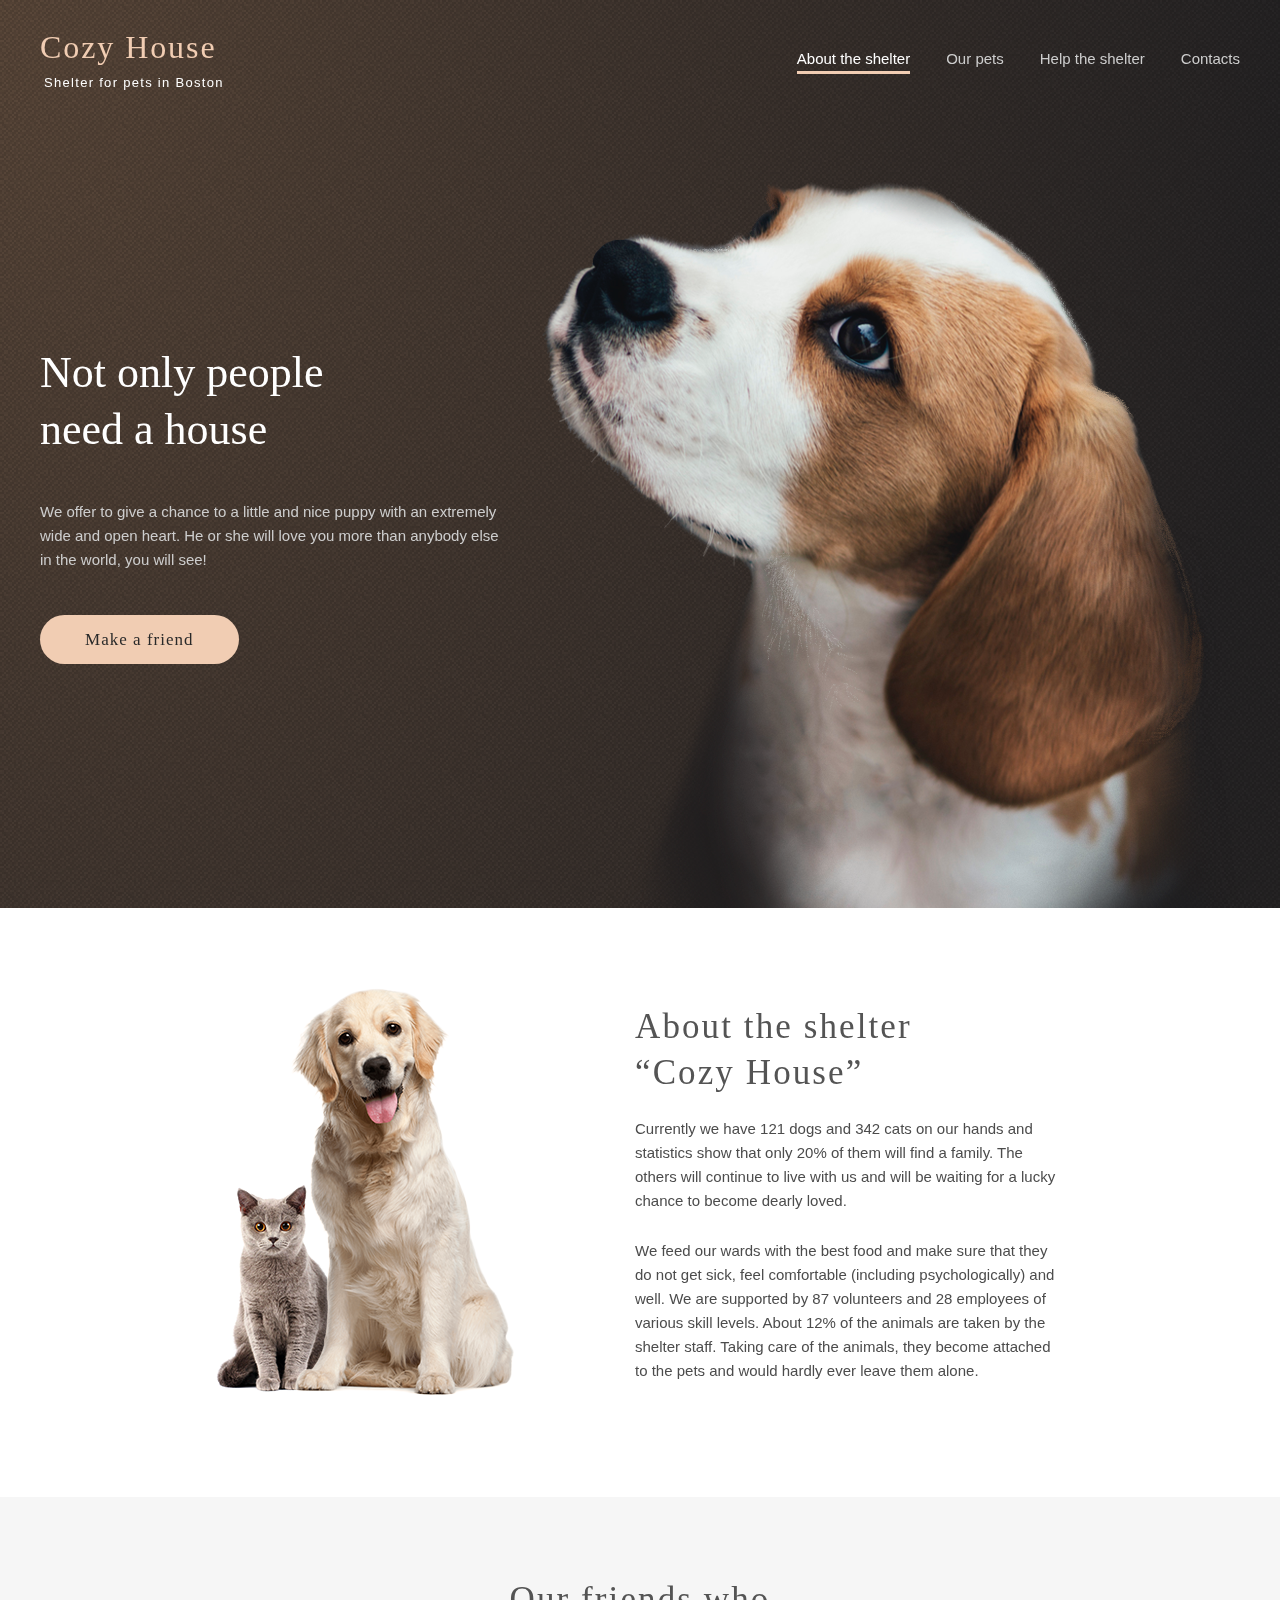
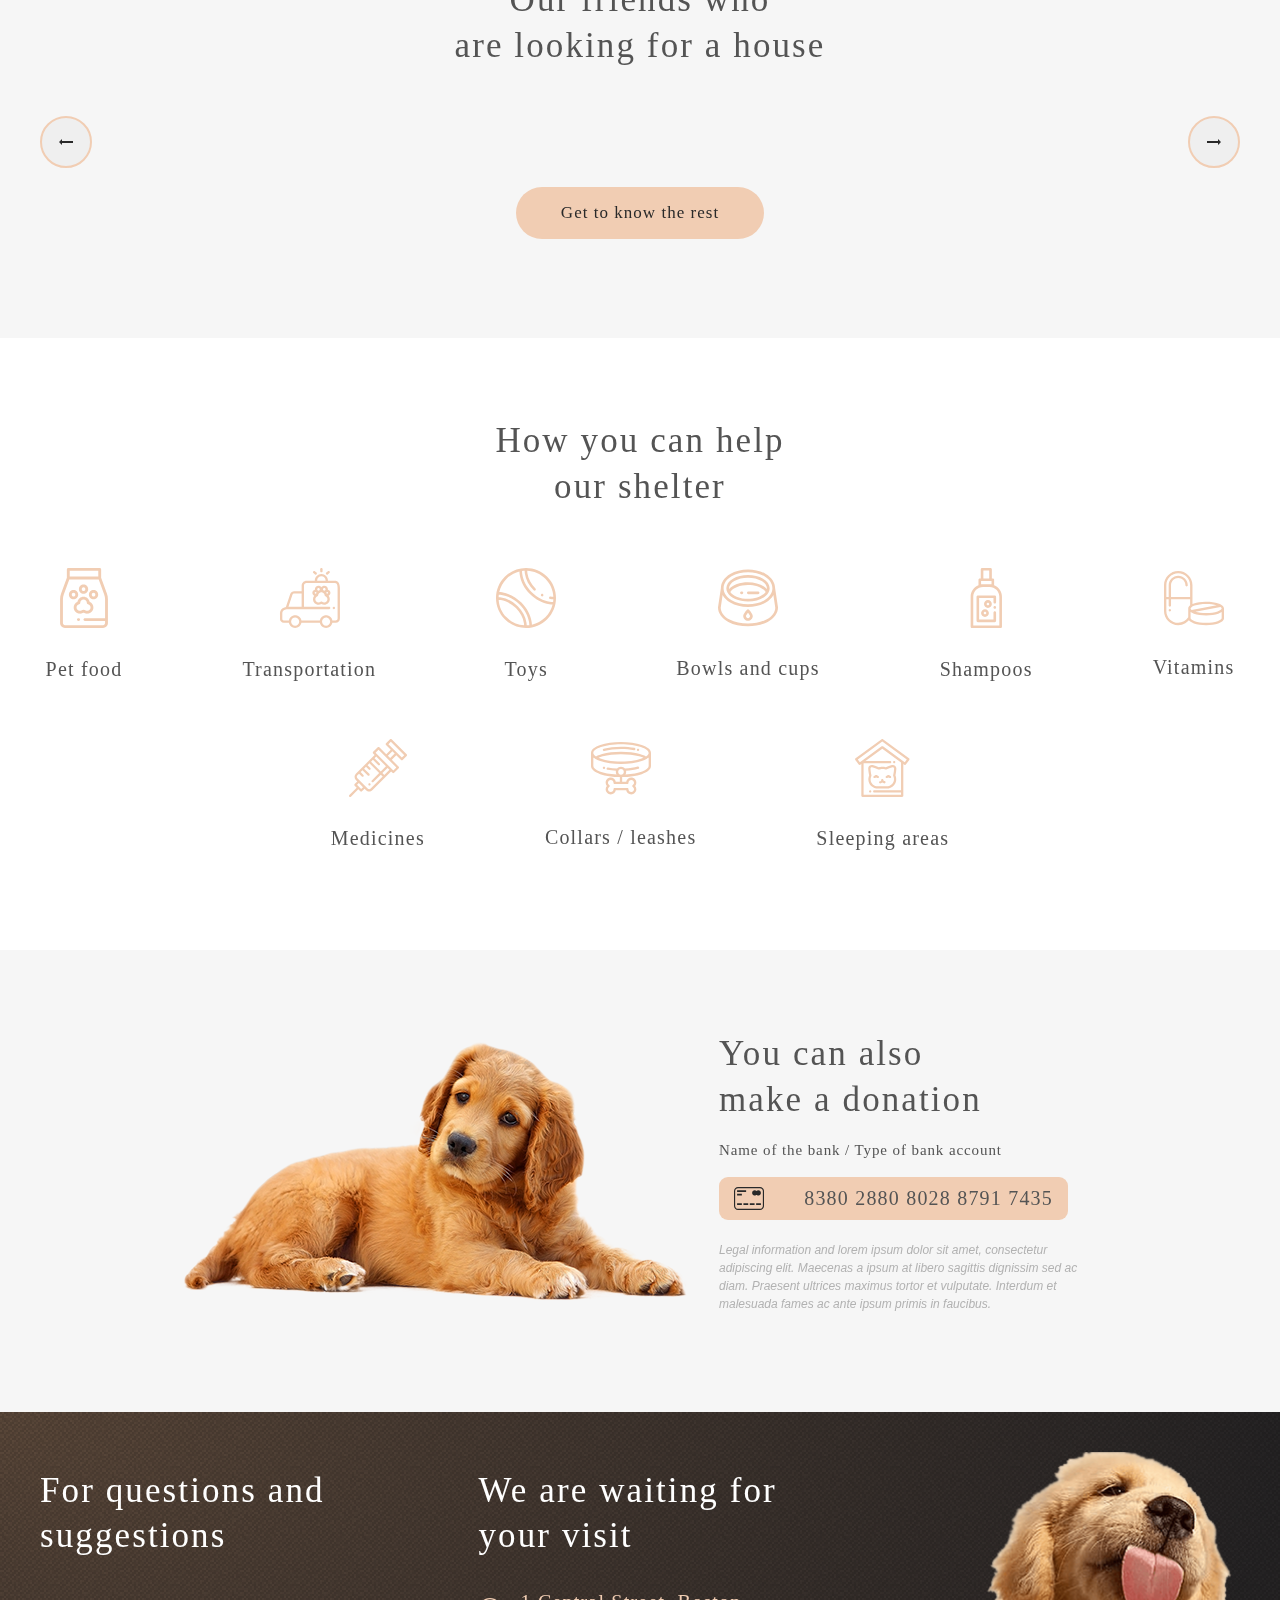
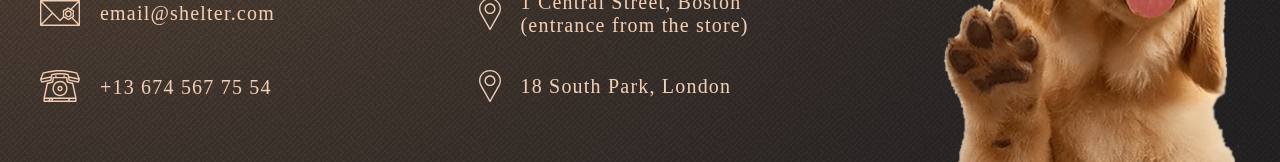
<file: pages/main/index.html>
<!DOCTYPE html>
<html lang="en">
<head>
  <meta charset="UTF-8">
  <meta http-equiv="X-UA-Compatible" content="IE=edge">
  <meta name="viewport" content="width=device-width, initial-scale=1.0">
  <link rel="icon" href="../../assets/icons/favicon.ico" type="image/ico">
  <link rel="stylesheet" href="../../assets/style/normalize.css">
  <link rel="stylesheet" href="../../assets/style/style.css">
  <title>Shelter</title>
</head>
<body>
  <div class="wrapper">
    <header class="header">
      <div class="header__navbar container">
        <a class="header__logo">
          <h1>Cozy House</h1>
          <p>Shelter for pets in Boston</p>
        </a>
        <div class="header__burger">
          <span></span>
          <span></span>
          <span></span>
        </div>
        <nav class="header__nav nav">
          <ul class="nav__list">
            <li class="nav__item nav__item-active"><a class="nav__link"> About the shelter</a></li>
            <li class="nav__item"><a class="nav__link" href="../../pages/pets/index.html">Our pets</a></li>
            <li class="nav__item"><a class="nav__link" href="#help">Help the shelter</a></li>
            <li class="nav__item"><a class="nav__link" href="#footer">Contacts</a></li>
          </ul>
        </nav>
      </div>
    </header>
    <main class="main">
      <section class="start">
        <div class="start__content container">
          <div class="start__info">
            <h2>Not only people <br> need a house</h2>
            <p>We offer to give a chance to a little and nice puppy with an extremely wide and open heart. He or she will love you more than anybody else in the world, you will see!</p>
            <a class="button" href="#pets">Make a friend</a>
          </div>
          <div class="start__img">
            <img src="../../assets/images/start-screen-puppy.png" alt="puppy">
          </div>
        </div>
      </section>
      <section class="about" id="about">
        <div class="about__content container">
          <div class="about__img">
            <img src="../../assets/images/about-pets.png" alt="pets">
          </div>
          <div class="about__info">
            <h2>About the shelter <br> “Cozy House”</h2>
            <p>Currently we have 121 dogs and 342 cats on our hands and statistics show that only 20% of them will find a family. The others will continue to live with us and will be waiting for a lucky chance to become dearly loved.</p>
            <p>We feed our wards with the best food and make sure that they do not get sick, feel comfortable (including psychologically) and well. We are supported by 87 volunteers and 28 employees of various skill levels. About 12% of the animals are taken by the shelter staff. Taking care of the animals, they become attached to the pets and would hardly ever leave them alone.</p>
          </div>
        </div>
      </section>
      <section class="pets" id="pets">
        <div class="pets__content container">
          <h2>
            Our friends who 
            <br>
            are looking for a house
          </h2>
          <div class="pets__carousel carousel">
            <div class="carousel__button">
              <button class="btn-circle prev">
                <span class="icon-arrow"></span>
              </button>
              <button class="btn-circle next">
                <span class="icon-arrow"></span>
              </button>
            </div>
            <div class="carousel__wrapper">
              <div class="carousel__cards cards" id="carousel">
                <div class="cards__item" id="cards__item-left">
                </div>
                <div class="cards__item" id="cards__item-active"> 
                </div>
                <div class="cards__item" id="cards__item-right">
                </div>
              </div>
            </div>
          </div>
          <a class="button" href="../../pages/pets/index.html">Get to know the rest</a>
        </div>
      </section>
      <section class="help" id="help">
        <div class="help__content container">
          <h2>
            How you can help 
            <br>
            our shelter
          </h2>
          <div class="help__list list">
            <div class="list__item">
              <img src="../../assets/svg/Vector.svg" alt="Pet food">
              <h3>Pet food</h3>
            </div>
            <div class="list__item">
              <img src="../../assets/svg/transportation.svg" alt="Transportation">
              <h3>Transportation</h3>
            </div>
            <div class="list__item">
              <img src="../../assets/svg/toys.svg" alt="Toys">
              <h3>Toys</h3>
            </div>
            <div class="list__item">
              <img src="../../assets/svg/bowls-and-cups.svg" alt="Bowls and cups">
              <h3>Bowls and cups</h3>
            </div>
            <div class="list__item">
              <img src="../../assets/svg/shampoos.svg" alt="Shampoos">
              <h3>Shampoos</h3>
            </div>
            <div class="list__item">
              <img src="../../assets/svg/vitamins.svg" alt="Vitamins">
              <h3>Vitamins</h3>
            </div>
            <div class="list__item">
              <img src="../../assets/svg/medicines.svg" alt="Medicines">
              <h3>Medicines</h3>
            </div>
            <div class="list__item">
              <img src="../../assets/svg/collars-or-leashes.svg" alt="Collars / leashes">
              <h3>Collars / leashes</h3>
            </div>
            <div class="list__item">
              <img src="../../assets/svg/sleeping-area.svg" alt="Sleeping areas">
              <h3>Sleeping areas</h3>
            </div>
          </div>
        </div>
      </section>
      <section class="donation">
        <div class="donation__content container">
          <div class="donation__img">
            <img src="../../assets/images/donation-dog.png" alt="">
          </div>
          <div class="donation__info">
            <h2>
              You can also
              <br>
              make a donation
            </h2>
            <h5>Name of the bank / Type of bank account</h5>
            <a href="" class="donation__card">
              <img src="../../assets/svg/credit-card.svg" alt="credit-card">
              <span>8380 2880 8028 8791 7435</span>
            </a>
            <p>Legal information and lorem ipsum dolor sit amet, consectetur adipiscing elit. Maecenas a ipsum at libero sagittis dignissim sed ac diam. Praesent ultrices maximus tortor et vulputate. Interdum et malesuada fames ac ante ipsum primis in faucibus.</p>
          </div>
        </div>
      </section>
    </main>
    <footer class="footer" id="footer">
      <div class="footer__content container">
        <div class="footer__contacts">
          <h2>
            For questions and suggestions
          </h2>
          <a class="footer__link" href="mailto:email@shelter.com">
            <img src="../../assets/svg/mail.svg" alt="">
            <h4>email@shelter.com</h4> 
          </a>
          <a class="footer__link" href="tel:+136745677554">
            <img src="../../assets/svg/phone.svg" alt="">
            <h4>+13 674 567 75 54</h4> 
          </a>
        </div>
        <div class="footer__contacts contacts-adress ">
          <h2>
            We are waiting  for your visit
          </h2>
          <a class="footer__link" href="https://goo.gl/maps/izVomDuymJh5tkSg8" target="_blank">
            <img src="../../assets/svg/pin.svg" alt="">
            <h4>1 Central Street, Boston <br> (entrance from the store)</h4>
          </a>
          <a class="footer__link" href="https://goo.gl/maps/Y6jfGjvCDaVvoGqV6" target="_blank">
            <img src="../../assets/svg/pin.svg" alt="">
            <h4>18 South Park, London</h4>
          </a>
        </div>
        <div class="footer__img">
          <img src="../../assets/images/footer-puppy.png" alt="">
        </div>
      </div>
    </footer>
    <div class="pop-up" id="pop-up">
    </div>
  </div>
  <script type="module" src="../../assets/js/script.js"></script>
</body>
</html>
</file>
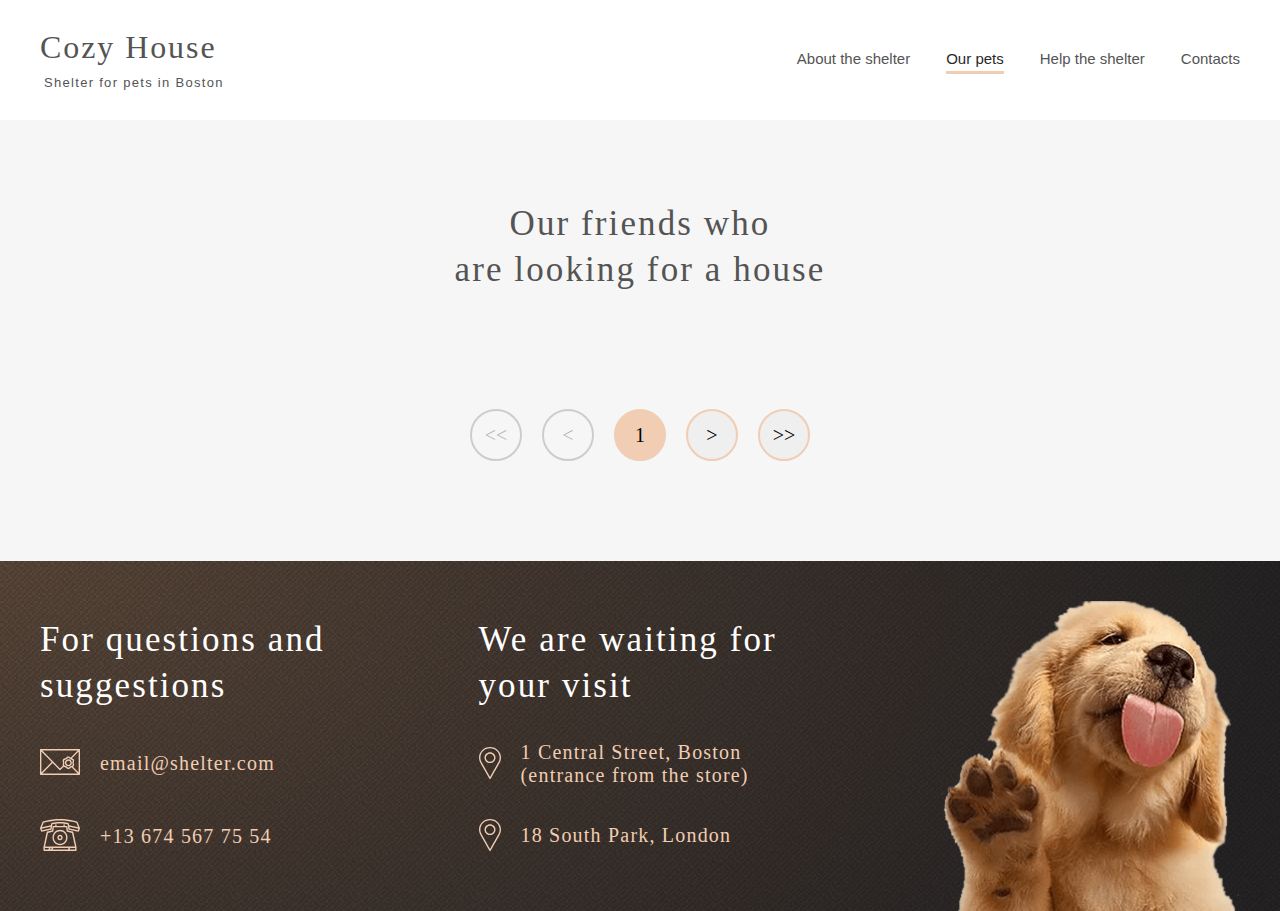
<file: pages/pets/index.html>
<!DOCTYPE html>
<html lang="en">
<head>
  <meta charset="UTF-8">
  <meta http-equiv="X-UA-Compatible" content="IE=edge">
  <meta name="viewport" content="width=device-width, initial-scale=1.0">
  <link rel="icon" href="../../assets/icons/favicon.ico" type="image/ico">
  <link rel="stylesheet" href="../../assets/style/normalize.css">
  <link rel="stylesheet" href="../../assets/style/style.css">
  <title>Shelter</title>
</head>
<body>
  <header class="header header-pets">
    <div class="header__navbar container">
      <a href="../../pages/main/index.html" class="header__logo">
        <h1>Cozy House</h1>
        <p>Shelter for pets in Boston</p>
      </a>
      <div class="header__burger">
        <span></span>
        <span></span>
        <span></span>
      </div>
      <nav class="header__nav nav">
        <ul class="nav__list">
          <li class="nav__item"><a class="nav__link" href="../../pages/main/index.html"> About the shelter</a></li>
          <li class="nav__item nav__item-active"><a class="nav__link">Our pets</a></li>
          <li class="nav__item"><a class="nav__link" href="../../pages/main/index.html#help">Help the shelter</a></li>
          <li class="nav__item"><a class="nav__link" href="#footer">Contacts</a></li>
        </ul>
      </nav>
    </div>
  </header>
  <main class="main">
    <section class="our-pets">
      <div class="our-pets__content container">
        <h2>
          Our friends who 
          <br>
          are looking for a house
        </h2>
        <div class="our-pets__cards cards" id="pagination" >
          
        </div>
        <div class="our-pets__pagination">
          <button id="first" class="btn-circle" disabled>
            &lt;&lt;
          </button>
          <button id ="prev" class="btn-circle" disabled>
            &lt;
          </button>
          <button id="count" class="btn-circle active">
            1
          </button>
          <button id ="next" class="btn-circle">
            &gt;
          </button>
          <button id="last" class="btn-circle ">
            &gt;&gt;
          </button>
        </div>
      </div>
    </section>
  </main>
  <footer class="footer" id="footer">
    <div class="footer__content container">
      <div class="footer__contacts">
        <h2>
          For questions and suggestions
        </h2>
        <a class="footer__link" href="mailto:email@shelter.com">
          <img src="../../assets/svg/mail.svg" alt="">
          <h4>email@shelter.com</h4> 
        </a>
        <a class="footer__link" href="tel:+136745677554">
          <img src="../../assets/svg/phone.svg" alt="">
          <h4>+13 674 567 75 54</h4> 
        </a>
      </div>
      <div class="footer__contacts contacts-adress ">
        <h2>
          We are waiting for your visit
        </h2>
        <a class="footer__link" href="https://goo.gl/maps/izVomDuymJh5tkSg8" target="_blank">
          <img src="../../assets/svg/pin.svg" alt="">
          <h4>1 Central Street, Boston <br> (entrance from the store)</h4>
        </a>
        <a class="footer__link" href="https://goo.gl/maps/Y6jfGjvCDaVvoGqV6" target="_blank">
          <img src="../../assets/svg/pin.svg" alt="">
          <h4>18 South Park, London</h4>
        </a>
      </div>
      <div class="footer__img">
        <img src="../../assets/images/footer-puppy.png" alt="">
      </div>
    </div>
  </footer>
  <div class="pop-up" id="pop-up">
  </div>
  <script type="module" src="../../assets/js/script.js"></script>
</body>
</html>
</file>
<file: assets/style/style.css>
* {
  box-sizing: border-box;
}

html {
  scroll-behavior: smooth;
}

body {
  height: 100%;
  width: 100%;
}
body.open {
  overflow: hidden;
}

.wrapper {
  display: flex;
  flex-direction: column;
  width: 100%;
  min-height: 100%;
  overflow: hidden;
}

a,
a:visited {
  text-decoration: none;
  transition: all 0.8s ease;
  cursor: pointer;
}

h2 {
  font-family: "Georgia";
  font-weight: 400;
  font-size: 35px;
  line-height: 130%;
  letter-spacing: 0.06em;
  color: #545454;
  transition: all 0.5s;
}
@media only SCREEN and (max-width: 576px) {
  h2 {
    font-size: 25px;
  }
}

h3 {
  font-family: "Georgia";
  font-style: normal;
  font-weight: 400;
  font-size: 20px;
  line-height: 23px;
  letter-spacing: 0.06em;
  color: #545454;
}

h4 {
  font-family: "Georgia";
  font-style: normal;
  font-weight: 400;
  font-size: 20px;
  line-height: 115%;
  letter-spacing: 0.06em;
  color: #f1cdb3;
}

h5 {
  font-family: "Georgia";
  font-style: normal;
  font-weight: 400;
  font-size: 15px;
  line-height: 110%;
  letter-spacing: 0.06em;
  color: #545454;
}

p {
  padding-right: 30px;
  font-family: "Arial";
  font-weight: 400;
  font-size: 15px;
  line-height: 160%;
  color: #4c4c4c;
}

img {
  vertical-align: top;
}

.container {
  padding: 0 40px;
  max-width: 1280px;
  margin: 0 auto;
  box-sizing: border-box;
}
@media only screen and (max-width: 1200px) {
  .container {
    max-width: 1140px;
  }
}
@media only screen and (max-width: 992px) {
  .container {
    max-width: 960px;
    padding: 0 20px;
  }
}
@media only screen and (max-width: 769px) {
  .container {
    max-width: 768px;
    padding: 0 30px;
  }
}
@media only screen and (max-width: 576px) {
  .container {
    max-width: 576px;
    padding: 0 10px;
  }
}

.button {
  padding: 15px 45px;
  border-radius: 100px;
  border: none;
  background: #f1cdb3;
  font-family: "Georgia Regular";
  font-size: 17px;
  color: #292929;
  letter-spacing: 0.06em;
  line-height: 130%;
  transition: all 0.6s ease;
}
.button:hover {
  background: #fddcc4;
}
.button.button-secondary {
  padding: 13px 44px;
  background: transparent;
  border: 2px solid #f1cdb3;
  color: #292929;
  cursor: pointer;
}

.btn-circle {
  width: 52px;
  height: 52px;
  border: 2px solid #f1cdb3;
  border-radius: 100px;
  font-family: "Georgia Regular";
  font-size: 20px;
  cursor: pointer;
  transition: all 0.6s;
}
.btn-circle:not([disabled]):hover {
  background: #fddcc4;
  border: 2px solid #fddcc4;
}
.btn-circle:disabled {
  border: 2px solid #cdcdcd;
  background: transparent;
  cursor: default;
}
.btn-circle.next {
  transform: rotate(180deg);
}
.btn-circle.active {
  background: #f1cdb3;
}
.btn-circle.active:not([disabled]):hover {
  background: #fddcc4;
}
.btn-circle .icon-arrow {
  display: block;
  background: url("../svg/Arrow.svg");
  width: 14px;
  height: 6px;
  margin: 0 auto;
}
.btn-circle .close {
  display: block;
  background: url("../svg/close.svg");
  width: 12px;
  height: 12px;
  margin: 0 auto;
}

.cards__card {
  display: flex;
  flex-direction: column;
  align-items: center;
  width: 270px;
  height: 435px;
  background: #fafafa;
  border-radius: 9px;
  padding-bottom: 10px;
  transition: all 0.7s ease;
}
.cards__card img {
  border-radius: 9px 9px 0 0;
}
.cards__card h3 {
  margin: 30px 0 31px;
}
.cards__card:hover {
  background: #fff;
  box-shadow: 0px 0px 13px 1px rgba(0, 0, 0, 0.09);
  cursor: pointer;
}
.cards__card:hover button {
  border: 2px solid #fddcc4;
  background: #fddcc4;
}

.pop-up {
  display: flex;
  justify-content: center;
  align-items: center;
  position: fixed;
  left: 0;
  top: 0;
  opacity: 0;
  min-width: 100%;
  min-height: 100%;
  background: rgba(41, 41, 41, 0.6);
  z-index: -1;
  transition: all 0.8s;
}
.pop-up.pop-up-open {
  opacity: 1;
  z-index: 999;
}
.pop-up__container {
  position: relative;
  background: #fafafa;
  border-radius: 9px;
  margin-top: 45px;
  animation: myAnimPopup 0.8s ease;
}
.pop-up__container .btn-circle {
  position: absolute;
  top: -52px;
  right: -42px;
  background: transparent;
}
@media only screen and (max-width: 736px) {
  .pop-up__container .btn-circle {
    top: -52px;
    right: -27px;
  }
}
.pop-up__content {
  display: flex;
  justify-content: space-between;
  width: 900px;
  min-height: 500px;
}
@media only screen and (max-width: 1200px) {
  .pop-up__content {
    width: 630px;
    min-height: 350px;
  }
}
@media only screen and (max-width: 736px) {
  .pop-up__content {
    width: 240px;
    min-height: 340px;
  }
}
.pop-up__content .pop-up__img {
  width: 500px;
}
@media only screen and (max-width: 1200px) {
  .pop-up__content .pop-up__img {
    width: 350px;
  }
}
@media only screen and (max-width: 736px) {
  .pop-up__content .pop-up__img {
    display: none;
  }
}
.pop-up__content .pop-up__img img {
  max-width: 100%;
  height: 100%;
  border-radius: 9px 0 0 9px;
  object-fit: cover;
}
.pop-up__content .pop-up__info {
  max-width: 380px;
  padding: 40px 17px 90px 9px;
}
@media only screen and (max-width: 1200px) {
  .pop-up__content .pop-up__info {
    width: 270px;
    padding: 0px 5px 10px 0px;
  }
}
@media only screen and (max-width: 736px) {
  .pop-up__content .pop-up__info {
    padding: 0px 9px 10px;
  }
}
.pop-up .info {
  font-family: "Georgia";
  font-style: normal;
  font-weight: 400;
  letter-spacing: 0.06em;
}
.pop-up .info__title {
  margin: 10px 0 0 0;
  font-size: 35px;
  line-height: 130%;
  letter-spacing: 0.06em;
  color: #000000;
}
@media only screen and (max-width: 736px) {
  .pop-up .info__title {
    text-align: center;
  }
}
.pop-up .info__subtitle {
  margin: 8px 0 42px 0;
  font-size: 20px;
  line-height: 115%;
  letter-spacing: 0.06em;
  color: #000000;
}
@media only screen and (max-width: 1200px) {
  .pop-up .info__subtitle {
    margin: 8px 0 20px 0;
  }
}
@media only screen and (max-width: 736px) {
  .pop-up .info__subtitle {
    text-align: center;
    margin: 8px 0 21px 0;
  }
}
.pop-up .info__text {
  padding: 0;
  font-family: "Georgia";
  font-style: normal;
  font-weight: 400;
  font-size: 15px;
  line-height: 115%;
  letter-spacing: 0.06em;
  color: #000000;
}
@media only screen and (max-width: 1200px) {
  .pop-up .info__text {
    font-size: 13px;
    line-height: 110%;
  }
}
@media only screen and (max-width: 736px) {
  .pop-up .info__text {
    text-align: justify;
    line-height: 109%;
  }
}
.pop-up .info__list {
  line-height: 110%;
  color: #f1cdb3;
  margin: 38px 0 0px;
  padding-left: 14px;
}
.pop-up .info__list li:not(:last-child) {
  margin-bottom: 10px;
}
@media only screen and (max-width: 1200px) {
  .pop-up .info__list {
    margin: 20px 0 0px;
  }
  .pop-up .info__list li:not(:last-child) {
    margin-bottom: 5px;
  }
}
@media only screen and (max-width: 736px) {
  .pop-up .info__list {
    margin: 24px 0 0px;
  }
}
.pop-up .info .list-item__value {
  color: #000000;
}
.pop-up .info .list-item__title {
  font-weight: 700;
  font-size: 15px;
  line-height: 110%;
  color: #000000;
  letter-spacing: 0.05em;
}

@keyframes myAnimPopup {
  0% {
    opacity: 0;
    transform: scale(0.2);
  }
  100% {
    opacity: 1;
    transform: scale(1);
  }
}
.header {
  position: absolute;
  top: 9px;
  left: 0;
  width: 100%;
}
@media only screen and (max-width: 992px) {
  .header {
    top: 13px;
  }
}
@media only screen and (max-width: 576px) {
  .header {
    padding: 0 10px;
  }
}
.header__navbar {
  display: flex;
  align-items: center;
  justify-content: space-between;
  position: relative;
}
.header__logo {
  display: block;
}
@media only screen and (max-width: 769px) {
  .header__logo {
    margin-top: -4px;
  }
}
.header__logo h1 {
  font-family: "Georgia";
  font-weight: 400;
  line-height: 110%;
  letter-spacing: 0.06em;
  color: #f1cdb3;
  user-select: none;
  transition: color 0.7s;
}
.header__logo p {
  margin-top: -12px;
  margin-left: 4px;
  padding: 0;
  font-family: "Arial";
  font-weight: 400;
  font-size: 13px;
  line-height: 15px;
  letter-spacing: 0.1em;
  color: white;
  transition: color 0.7s;
}
.header__logo:hover p {
  transition: color 0.7s;
  color: #f1cdb3;
}
.header .nav__list {
  display: flex;
  list-style: none;
  margin-top: 24px;
}
.header .nav__list li:not(:last-child) {
  margin-right: 36px;
}
@media only screen and (max-width: 769px) {
  .header .nav__list {
    margin-top: 20px;
  }
}
.header .nav__item::after {
  content: "";
  display: block;
  height: 3px;
  width: 100%;
  background: #f1cdb3;
  opacity: 0;
  transform-origin: left;
  pointer-events: none;
  transition: all 0.5s cubic-bezier(0.52, 0.01, 0.16, 1);
  transform: scaleX(0);
}
.header .nav__item.nav__item-active::after {
  opacity: 1;
  transform: scaleX(1);
}
.header .nav__item:hover::after {
  opacity: 1;
  transform: scaleX(1);
}
.header .nav__link {
  font-family: "Arial";
  font-weight: 400;
  font-size: 15px;
  line-height: 160%;
  color: #cdcdcd;
  transition: color 0.7s;
}
.header .nav__link:hover {
  color: white;
}
.header .nav__item-active {
  pointer-events: none;
}
@media only screen and (max-width: 750px) {
  .header .nav__item-active {
    pointer-events: all;
  }
}
.header .nav__item-active a {
  color: white;
}
@media only screen and (max-width: 750px) {
  .header .nav {
    position: fixed;
    top: 0;
    right: -320px;
    height: 100vh;
    width: 320px;
    background: #292929;
    transition: right 0.7s cubic-bezier(0.52, 0.01, 0.16, 1), box-shadow 0.5s ease;
    z-index: 10;
  }
  .header .nav.open {
    right: 0px;
    box-shadow: 0 0 0 9999px rgba(41, 41, 41, 0.6);
  }
  .header .nav__list {
    flex-direction: column;
    align-items: center;
    position: absolute;
    top: 50%;
    transform: translateY(-39%);
  }
  .header .nav__list li:not(:last-child) {
    margin-right: 0px;
  }
  .header .nav__item {
    margin-bottom: 38px;
  }
  .header .nav__link {
    font-size: 32px;
  }
}
@media only screen and (max-width: 750px) {
  .header__burger {
    position: relative;
    display: grid;
    align-content: space-around;
    margin-top: 4px;
    height: 31px;
    width: 29px;
    cursor: pointer;
    z-index: 15;
    transition: all 0.6s;
  }
  .header__burger.open {
    transform: rotate(90deg);
  }
  .header__burger span {
    position: relative;
    display: block;
    width: 100%;
    height: 2px;
    background: #f1cdb3;
  }
}

.header-pets {
  background: white;
}
.header-pets .header__logo h1 {
  color: #545454;
}
.header-pets .header__logo p {
  color: #545454;
}
.header-pets .header__logo:hover h1 {
  color: #292929;
}
.header-pets .header__logo:hover p {
  color: #292929;
}
.header-pets .nav__link {
  color: #545454;
}
.header-pets .nav__link:hover {
  color: #292929;
}
.header-pets .nav__item-active a {
  color: #292929;
}
.header-pets .nav {
  background: white;
}
.header-pets .header__burger span {
  background: black;
}

.start {
  background: url("../../assets/images/noise_transparent@2x.png"), radial-gradient(100% 215.42% at 0% 0%, #5b483a 0%, #262425 100%), #211f20;
}
.start__content {
  display: flex;
  align-items: flex-start;
  justify-content: space-between;
  padding-top: 180px;
}
@media only screen and (max-width: 992px) {
  .start__content {
    flex-direction: column;
    align-items: center;
    padding-top: 150px;
  }
}
.start__info {
  margin-top: 164px;
  max-width: 41%;
}
.start__info h2 {
  font-size: 44px;
  margin: 0px 0 42px 0;
  letter-spacing: normal;
  color: #ffffff;
}
.start__info p {
  margin-bottom: 57px;
  color: #cdcdcd;
}
@media only screen and (max-width: 992px) {
  .start__info {
    margin-top: 0px;
    margin-bottom: 102px;
    max-width: 100%;
  }
}
@media only screen and (max-width: 769px) {
  .start__info {
    max-width: 460px;
    display: flex;
    flex-direction: column;
    margin-bottom: 103px;
  }
  .start__info h2 {
    margin: 0px 0 42px 0;
  }
  .start__info p {
    margin: 0 0 42px;
    padding: 0;
  }
  .start__info a {
    margin: 0 auto;
  }
}
@media only screen and (max-width: 576px) {
  .start__info h2 {
    text-align: center;
    font-size: 25px;
    letter-spacing: 0.06em;
  }
  .start__info p {
    text-align: center;
  }
}
.start__img img {
  max-width: 100%;
  height: auto;
}
@media only screen and (max-width: 992px) {
  .start__img {
    display: flex;
    justify-content: flex-end;
    margin-right: 0px;
  }
  .start__img img {
    max-width: 81%;
    height: auto;
  }
}
@media only screen and (max-width: 576px) {
  .start__img {
    display: block;
    margin-left: 39px;
  }
  .start__img img {
    max-width: 100%;
    height: auto;
  }
}

.about__content {
  display: flex;
  justify-content: space-between;
  padding: 80px 0 88px;
  max-width: 850px;
}
@media only screen and (max-width: 992px) {
  .about__content {
    flex-direction: column-reverse;
    align-items: center;
    padding: 65px 0 99px;
  }
}
@media only screen and (max-width: 576px) {
  .about__content {
    padding: 26px 0 42px;
  }
}
.about__info {
  max-width: 430px;
}
.about__info h2 {
  margin: 16px 0 22px;
}
.about__info p {
  padding-right: 0;
  margin-bottom: 26px;
}
@media only screen and (max-width: 1200px) {
  .about__info {
    margin-bottom: 54px;
  }
  .about__info h2 {
    margin: 16px 0 23px;
  }
}
@media only screen and (max-width: 992px) {
  .about__info {
    max-width: 90%;
  }
}
@media only screen and (max-width: 769px) {
  .about__info {
    max-width: 430px;
  }
}
@media only screen and (max-width: 576px) {
  .about__info {
    padding: 0 20px;
  }
}
@media only screen and (max-width: 340px) {
  .about__info {
    max-width: 270px;
    margin-bottom: 19px;
    padding: 0;
  }
  .about__info h2 {
    text-align: center;
    font-size: 25px;
    margin-bottom: 25px;
  }
  .about__info p {
    margin-bottom: 22px;
    text-align: justify;
  }
}
.about__img img {
  max-width: 100%;
}
@media only screen and (max-width: 576px) {
  .about__img img {
    max-width: 81%;
    margin-left: 30px;
  }
}

.pets {
  background: #f6f6f6;
  padding: 51px 0 99px;
}
@media only screen and (max-width: 1200px) {
  .pets {
    padding: 51px 0 100px;
  }
}
@media only screen and (max-width: 576px) {
  .pets {
    padding: 22px 0 42px;
  }
}
.pets__content {
  display: flex;
  align-items: center;
  flex-direction: column;
}
.pets__content h2 {
  text-align: center;
}
@media only screen and (max-width: 576px) {
  .pets__content h2 {
    font-size: 25px;
  }
}
.pets__content .carousel {
  position: relative;
  width: 100%;
  margin-bottom: 50px;
}
@media only screen and (max-width: 576px) {
  .pets__content .carousel {
    margin-bottom: 42px;
  }
}
.pets__content .carousel__button {
  position: absolute;
  display: flex;
  justify-content: space-between;
  width: 100%;
  top: 47%;
}
.pets__content .carousel__wrapper {
  width: 1035px;
  margin: 0 auto;
  overflow: hidden;
}
.pets__content .carousel .cards {
  position: relative;
  display: flex;
  padding: 29px 0 11px;
  left: -1057px;
  gap: 90px;
}
.pets__content .carousel .cards__item {
  display: flex;
  gap: 90px;
}
@keyframes move-right {
  from {
    left: -1057px;
  }
  to {
    left: -2137px;
  }
}
.pets__content .carousel .transition-right {
  animation-name: move-right;
  animation-duration: 1.5s;
}
@keyframes move-left {
  from {
    left: -1057px;
  }
  to {
    left: 22px;
  }
}
.pets__content .carousel .transition-left {
  animation-name: move-left;
  animation-duration: 1.5s;
}
@media only screen and (max-width: 1200px) {
  .pets__content .carousel__wrapper {
    width: 600px;
    margin: 0 auto;
    overflow: hidden;
  }
  .pets__content .carousel .cards {
    position: relative;
    display: flex;
    padding: 29px 0 11px;
    left: -600px;
    gap: 29px;
  }
  .pets__content .carousel .cards__item {
    display: flex;
    gap: 41px;
  }
  @keyframes move-right {
    from {
      left: -600px;
    }
    to {
      left: -1210px;
    }
  }
  @keyframes move-left {
    from {
      left: -600px;
    }
    to {
      left: 10px;
    }
  }
}
@media only screen and (max-width: 740px) {
  .pets__content .carousel__wrapper {
    width: 305px;
    margin: 0 auto;
    padding: 0 10px;
    overflow: hidden;
  }
  .pets__content .carousel .cards {
    position: relative;
    display: flex;
    padding: 20px 0 20px;
    left: -305px;
    gap: 40px;
  }
  .pets__content .carousel .cards__item {
    display: flex;
  }
  @keyframes move-right {
    from {
      left: -305px;
    }
    to {
      left: -615px;
    }
  }
  @keyframes move-left {
    from {
      left: -305px;
    }
    to {
      left: 5px;
    }
  }
}
@media only screen and (max-width: 576px) {
  .pets__content .carousel {
    display: flex;
    flex-direction: column-reverse;
    align-items: center;
  }
  .pets__content .carousel .carousel__button {
    max-width: 265px;
    position: static;
    justify-content: space-around;
  }
}

.help {
  padding: 51px 0 80px;
  transition: all 0.5s;
}
@media only screen and (max-width: 769px) {
  .help {
    padding: 51px 0 80px;
  }
}
@media only screen and (max-width: 576px) {
  .help {
    padding: 21px 0 23px;
  }
}
.help__content {
  display: flex;
  flex-direction: column;
  align-items: center;
  text-align: center;
}
@media only screen and (max-width: 576px) {
  .help__content h2 {
    font-size: 25px;
  }
}
.help .list {
  display: flex;
  flex-wrap: wrap;
  justify-content: center;
  align-items: center;
  row-gap: 38px;
  column-gap: 120px;
  margin-top: 30px;
  transition: all 0.5s;
}
@media only screen and (max-width: 992px) {
  .help .list {
    display: grid;
    grid-template-columns: repeat(3, 1fr);
    justify-content: center;
    column-gap: 65px;
    row-gap: 36px;
  }
}
@media only screen and (max-width: 576px) {
  .help .list {
    grid-template-columns: repeat(2, 1fr);
    column-gap: 30px;
    row-gap: 11px;
    padding: 0 15px;
    margin-top: 20px;
  }
}
.help .list__item {
  display: flex;
  flex-direction: column;
  justify-content: space-between;
  align-items: center;
}
.help .list__item img {
  display: block;
}
.help .list__item h3 {
  margin-top: 30px;
}
@media only screen and (max-width: 576px) {
  .help .list__item {
    min-width: 130px;
  }
  .help .list__item img {
    width: 50px;
    height: 50px;
  }
  .help .list__item h3 {
    margin-top: 18px;
    font-size: 15px;
  }
}

.donation {
  padding: 53px 0px 87px 18px;
  background: #f6f6f6;
}
@media only screen and (max-width: 992px) {
  .donation {
    padding: 52px 0px 100px 0px;
  }
}
@media only screen and (max-width: 576px) {
  .donation {
    padding: 14px 0px 42px 0px;
  }
}
.donation__content {
  display: flex;
  align-items: center;
  justify-content: space-between;
  max-width: 930px;
  padding: 0;
}
@media only screen and (max-width: 992px) {
  .donation__content {
    padding: 0 20px;
  }
}
@media only screen and (max-width: 800px) {
  .donation__content {
    flex-direction: column-reverse;
  }
}
.donation__img {
  margin-top: 15px;
}
@media only screen and (max-width: 992px) {
  .donation__img {
    margin: 48px 10px 0px 0;
  }
  .donation__img img {
    max-width: 100%;
    max-height: 100%;
  }
}
@media only screen and (max-width: 769px) {
  .donation__img {
    margin: 48px 0px 0px 0;
  }
}
@media only screen and (max-width: 576px) {
  .donation__img {
    margin: 30px 0 0 0px;
    display: flex;
    justify-content: center;
  }
  .donation__img img {
    max-width: 93%;
    max-height: 93%;
  }
}
.donation__info {
  margin: 0px 0px 0 30px;
}
.donation__info h2 {
  margin: 28px 0 0 0;
}
.donation__info h5 {
  margin: 20px 0 18px 0;
}
.donation__info p {
  margin-top: 21px;
  width: 100%;
  font-family: "Arial";
  font-style: italic;
  letter-spacing: 0;
  font-size: 12px;
  line-height: 150%;
  font-weight: 100;
  color: #b2b2b2;
}
@media only screen and (max-width: 992px) {
  .donation__info {
    max-width: 380px;
    margin: 0px;
  }
  .donation__info h5 {
    margin: 20px 0 19px 0;
  }
  .donation__info p {
    padding: 0;
  }
}
@media only screen and (max-width: 576px) {
  .donation__info {
    display: flex;
    flex-direction: column;
    align-items: center;
  }
  .donation__info h2 {
    font-size: 25px;
    text-align: center;
    margin-bottom: 23px;
  }
  .donation__info h5 {
    margin: 0px 0 23px 0;
    font-size: 15px;
    text-align: center;
    letter-spacing: 0;
  }
  .donation__info p {
    text-align: justify;
  }
}
.donation__card {
  display: flex;
  align-items: center;
  justify-content: space-between;
  padding: 10px 15px;
  max-width: 349px;
  border-radius: 9px;
  background: #f1cdb3;
  box-sizing: border-box;
  transition: all 0.7s;
}
.donation__card:hover {
  background: #fddcc4;
}
.donation__card:hover img {
  animation: myAnimCard 1s ease 0s 1 normal forwards;
}
.donation__card span {
  font-family: "Georgia";
  font-style: normal;
  font-weight: 400;
  font-size: 20px;
  line-height: 115%;
  letter-spacing: 0.06em;
  color: #545454;
}
@media only screen and (max-width: 576px) {
  .donation__card {
    min-width: 280px;
  }
  .donation__card span {
    font-size: 15px;
  }
}
@keyframes myAnimCard {
  0% {
    transform: scale(0.5);
  }
  100% {
    transform: scale(1);
  }
}

.our-pets {
  background: #f6f6f6;
  padding: 52px 0 67px;
  margin-top: 120px;
}
@media only screen and (max-width: 992px) {
  .our-pets {
    padding: 52px 0 43px;
  }
}
@media only screen and (max-width: 576px) {
  .our-pets {
    padding: 22px 0 10px;
  }
}
.our-pets__content {
  display: flex;
  flex-direction: column;
  align-items: center;
}
.our-pets__content h2 {
  text-align: center;
}
.our-pets__cards {
  margin: 29px 0 26px 0;
  width: 100%;
  display: grid;
  grid-template-columns: repeat(auto-fill, 270px);
  justify-content: center;
  grid-gap: 30px 3.33%;
}
@keyframes move-hide-left {
  0% {
    transform: translateX(0);
    opacity: 1;
  }
  100% {
    transform: translateX(-30%);
    opacity: 0;
  }
}
.our-pets__cards.hide-left {
  animation-name: move-hide-left;
  animation-duration: 0.5s;
}
@keyframes move-hide-right {
  0% {
    transform: translateX(0);
    opacity: 1;
  }
  100% {
    transform: translateX(30%);
    opacity: 0;
  }
}
.our-pets__cards.hide-right {
  animation-name: move-hide-right;
  animation-duration: 0.5s;
}
@keyframes move-show-left {
  0% {
    transform: translateX(30%);
    opacity: 0;
  }
  100% {
    transform: translateX(0);
    opacity: 1;
  }
}
.our-pets__cards.show-left {
  animation-name: move-show-left;
  animation-duration: 0.3s;
}
@keyframes move-show-right {
  0% {
    transform: translateX(-30%);
    opacity: 0;
  }
  100% {
    transform: translateX(0);
    opacity: 1;
  }
}
.our-pets__cards.show-right {
  animation-name: move-show-right;
  animation-duration: 0.3s;
}
@media only screen and (max-width: 992px) {
  .our-pets__cards {
    margin: 0px 0 6px;
  }
}
@media only screen and (max-width: 769px) {
  .our-pets__cards {
    grid-gap: 30px 5.9%;
  }
}
@media only screen and (max-width: 576px) {
  .our-pets__cards {
    margin: 19px 0 9px;
  }
}
.our-pets__pagination {
  margin: 33px 0;
  display: flex;
  justify-content: space-between;
  width: 340px;
}
.our-pets__pagination .btn-circle.active {
  pointer-events: none;
}
@media only screen and (max-width: 576px) {
  .our-pets__pagination {
    width: 300px;
  }
}

.footer {
  background: url(./../../assets/images/noise_transparent@2x.png), radial-gradient(100% 215.42% at 0% 0%, #5b483a 0%, #262425 100%), #211f20;
  padding: 38px 0 0;
}
@media only screen and (max-width: 1200px) {
  .footer {
    padding: 13px 0 0;
  }
}
.footer__content {
  display: flex;
  justify-content: space-between;
}
@media only screen and (max-width: 992px) {
  .footer__content {
    flex-wrap: wrap;
    justify-content: space-around;
  }
  .footer__content .footer__img {
    margin: 0 auto;
    padding-top: 43px;
  }
}
@media only screen and (max-width: 576px) {
  .footer__content {
    flex-direction: column;
    align-items: center;
  }
  .footer__content .footer__img {
    padding-top: 28px;
  }
  .footer__content .footer__img img {
    max-width: 260px;
  }
}
.footer__contacts {
  max-width: 287px;
}
.footer__contacts h2 {
  margin: 18px 0 17px;
  color: white;
}
@media only screen and (max-width: 992px) {
  .footer__contacts {
    min-width: 275px;
    margin-left: 8px;
  }
}
@media only screen and (max-width: 576px) {
  .footer__contacts {
    display: flex;
    flex-direction: column;
    align-items: center;
    justify-content: center;
    margin-left: 0px;
  }
  .footer__contacts h2 {
    font-size: 25px;
    text-align: center;
  }
}
.footer__contacts.contacts-adress {
  margin-right: 8px;
  max-width: 302px;
}
.footer__contacts.contacts-adress h2 {
  margin-bottom: 6px;
}
.footer__contacts.contacts-adress h4 {
  margin-bottom: 11px;
}
.footer__contacts.contacts-adress img {
  margin-top: 15px;
}
@media only screen and (max-width: 576px) {
  .footer__contacts.contacts-adress {
    margin: 0;
  }
  .footer__contacts.contacts-adress h2 {
    margin: 20px 0 10px;
    padding: 0 15px;
  }
  .footer__contacts.contacts-adress h4 {
    margin-bottom: 17px;
  }
  .footer__contacts.contacts-adress img {
    margin-top: 10px;
    margin-left: -5px;
  }
  .footer__contacts.contacts-adress :last-child img {
    margin-left: -30px;
  }
}
.footer__link {
  display: flex;
  align-items: center;
}
.footer__link h4 {
  margin-bottom: 24px;
  transition: all 0.7s;
}
.footer__link img {
  margin-right: 20px;
}
.footer__link:hover h4 {
  color: #ffe9d8;
}
.footer__link:hover img {
  animation: myAnim 1s ease 0s 1 normal forwards;
}
.footer__img {
  margin-top: 2px;
}

@keyframes myAnim {
  0%, 100% {
    transform: rotate(0deg);
    transform-origin: 50% 100%;
  }
  10% {
    transform: rotate(2deg);
  }
  20%, 40%, 60% {
    transform: rotate(-4deg);
  }
  30%, 50%, 70% {
    transform: rotate(4deg);
  }
  80% {
    transform: rotate(-2deg);
  }
  90% {
    transform: rotate(2deg);
  }
}

/*# sourceMappingURL=style.css.map */
</file>
